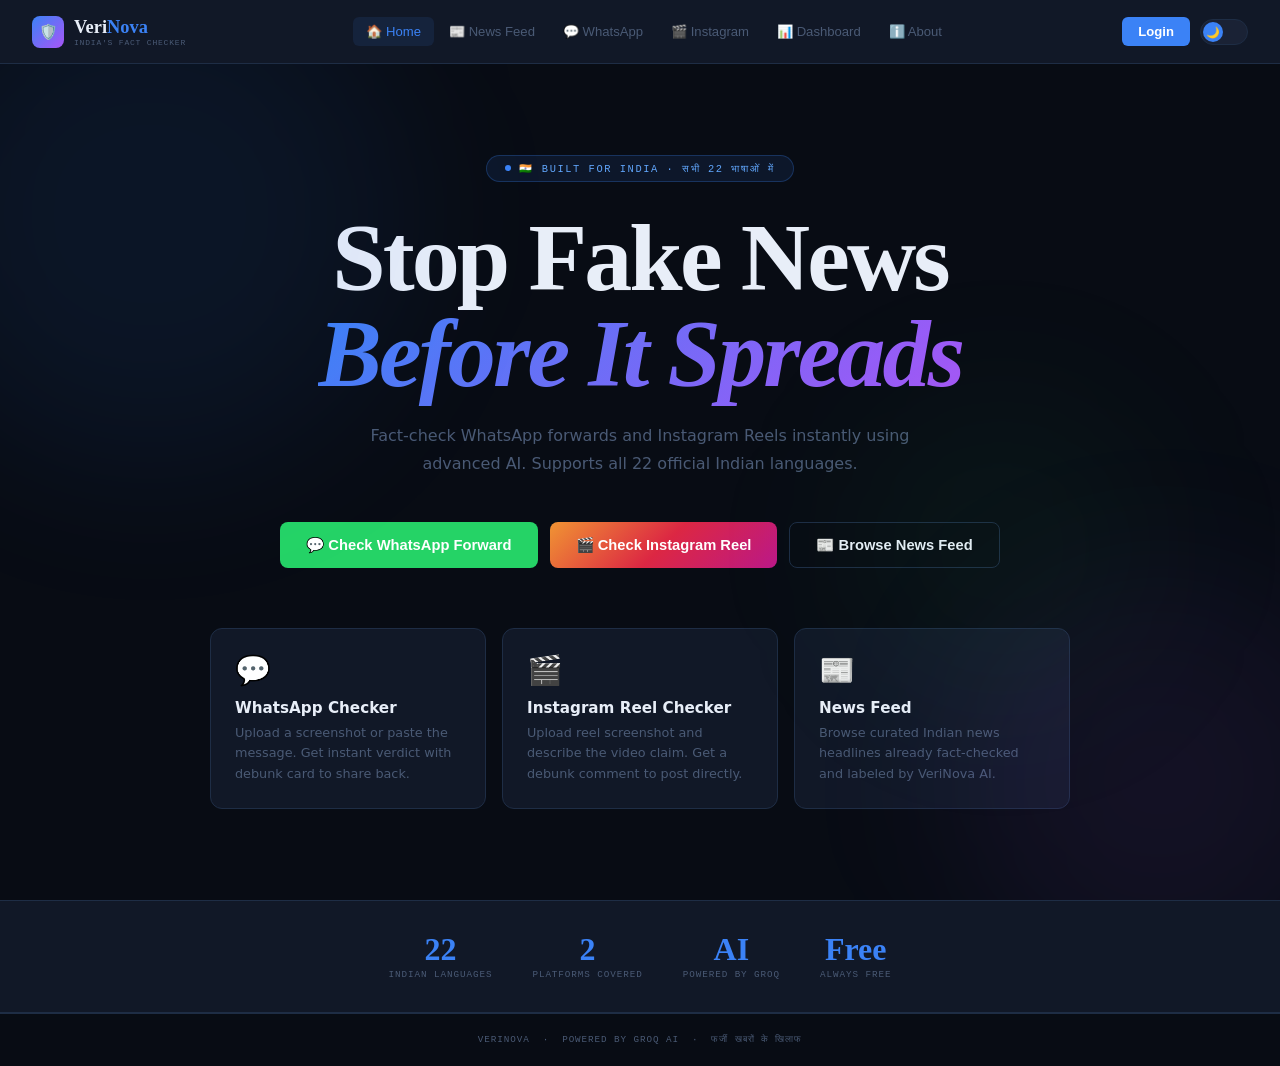
<file: index.html>
<!DOCTYPE html>
<html lang="en" data-theme="dark">
<head>
  <meta charset="UTF-8"/>
  <meta name="viewport" content="width=device-width, initial-scale=1.0"/>
  <title>VeriNova — India's Fact Checker</title>
  <style>
    :root{--t:0.3s ease;}
    [data-theme="dark"]{
      --bg:#080c14;--bg2:#0d1220;--surface:#111827;--surface2:#1a2235;
      --border:#1e2d45;--text:#e8eef8;--muted:#4a5a75;
      --accent:#3b82f6;--accent2:#60a5fa;
      --wa:#25D366;--ig1:#f09433;--ig2:#dc2743;--ig3:#bc1888;
      --red:#ef4444;--green:#22c55e;--orange:#f97316;
      --purple:#a855f7;--yellow:#eab308;
      --shadow:0 4px 24px rgba(0,0,0,0.4);
    }
    [data-theme="light"]{
      --bg:#f0f4f8;--bg2:#e8edf5;--surface:#ffffff;--surface2:#f8fafc;
      --border:#d1dae8;--text:#0f172a;--muted:#64748b;
      --accent:#2563eb;--accent2:#3b82f6;
      --wa:#128C7E;--ig1:#e07b20;--ig2:#c02040;--ig3:#9c1570;
      --red:#dc2626;--green:#16a34a;--orange:#ea580c;
      --purple:#9333ea;--yellow:#ca8a04;
      --shadow:0 4px 24px rgba(0,0,0,0.08);
    }
    *,*::before,*::after{box-sizing:border-box;margin:0;padding:0;}
    html,body{height:100%;background:var(--bg);color:var(--text);font-family:'Segoe UI',system-ui,sans-serif;transition:background var(--t),color var(--t);}

    /* ── NAV ── */
    nav{position:fixed;top:0;left:0;right:0;z-index:100;background:var(--surface);border-bottom:1px solid var(--border);display:flex;align-items:center;justify-content:space-between;height:64px;padding:0 32px;backdrop-filter:blur(12px);transition:background var(--t);}
    .nav-logo{display:flex;align-items:center;gap:10px;cursor:pointer;text-decoration:none;}
    .nav-logo-icon{width:32px;height:32px;background:linear-gradient(135deg,var(--accent),var(--purple));border-radius:8px;display:flex;align-items:center;justify-content:center;font-size:15px;flex-shrink:0;}
    .logo-name{font-family:Georgia,serif;font-size:1.15rem;font-weight:900;color:var(--text);}
    .logo-name span{color:var(--accent);}
    .logo-tag{font-family:monospace;font-size:0.5rem;letter-spacing:0.1em;text-transform:uppercase;color:var(--muted);}
    .nav-links{display:flex;align-items:center;gap:2px;}
    .nav-btn{padding:7px 13px;border-radius:6px;font-size:0.82rem;font-weight:500;color:var(--muted);background:none;border:none;cursor:pointer;transition:color 0.2s,background 0.2s;white-space:nowrap;}
    .nav-btn:hover{color:var(--text);background:var(--surface2);}
    .nav-btn.active{color:var(--accent);background:rgba(59,130,246,0.1);}
    .nav-right{display:flex;align-items:center;gap:10px;}
    .user-badge{display:none;align-items:center;gap:8px;padding:6px 14px;background:var(--surface2);border:1px solid var(--border);border-radius:100px;font-size:0.8rem;color:var(--text);}
    .logout-btn{background:none;border:none;color:var(--muted);cursor:pointer;font-size:0.75rem;padding:0 0 0 4px;}
    .login-nav-btn{padding:7px 16px;background:var(--accent);color:#fff;border:none;border-radius:6px;font-size:0.82rem;font-weight:600;cursor:pointer;transition:opacity 0.2s;}
    .login-nav-btn:hover{opacity:0.88;}
    .theme-toggle{width:48px;height:26px;background:var(--surface2);border:1px solid var(--border);border-radius:100px;cursor:pointer;position:relative;flex-shrink:0;}
    .theme-toggle::after{content:attr(data-icon);position:absolute;top:2px;left:2px;width:20px;height:20px;border-radius:50%;background:var(--accent);font-size:11px;transition:transform 0.3s;line-height:20px;text-align:center;}
    [data-theme="light"] .theme-toggle::after{transform:translateX(22px);}
    .hamburger{display:none;flex-direction:column;gap:5px;background:none;border:none;cursor:pointer;padding:4px;}
    .hamburger span{display:block;width:22px;height:2px;background:var(--text);border-radius:2px;transition:all 0.3s;}

    /* ── PAGES ── */
    .page{display:none;min-height:calc(100vh - 64px);padding-top:64px;opacity:0;transition:opacity 0.35s ease;}
    .page.active{display:block;}
    .page.visible{opacity:1;}

    /* ── HOME PAGE ── */
    .home-hero{min-height:calc(100vh - 64px);display:flex;flex-direction:column;align-items:center;justify-content:center;text-align:center;padding:60px 20px;position:relative;overflow:hidden;}
    .orb{position:absolute;border-radius:50%;filter:blur(80px);pointer-events:none;animation:orbFloat 8s ease-in-out infinite;}
    .orb1{width:500px;height:500px;background:rgba(59,130,246,0.08);top:-100px;left:-100px;}
    .orb2{width:400px;height:400px;background:rgba(168,85,247,0.07);bottom:-80px;right:-80px;animation-delay:3s;}
    .orb3{width:300px;height:300px;background:rgba(37,211,102,0.05);top:40%;right:10%;animation-delay:5s;}
    @keyframes orbFloat{0%,100%{transform:translate(0,0)}50%{transform:translate(20px,-15px)}}
    .hero-badge{display:inline-flex;align-items:center;gap:8px;padding:6px 18px;background:rgba(59,130,246,0.1);border:1px solid rgba(59,130,246,0.25);border-radius:100px;font-family:monospace;font-size:0.65rem;letter-spacing:0.15em;text-transform:uppercase;color:var(--accent2);margin-bottom:28px;}
    .hero-badge::before{content:'';width:6px;height:6px;border-radius:50%;background:var(--accent);animation:pulse 2s infinite;}
    @keyframes pulse{0%,100%{opacity:1;transform:scale(1)}50%{opacity:0.5;transform:scale(0.8)}}
    .hero-title{font-family:Georgia,serif;font-size:clamp(3rem,8vw,6rem);font-weight:900;line-height:1.0;letter-spacing:-0.03em;color:var(--text);margin-bottom:20px;}
    .hero-title .grad{font-style:italic;background:linear-gradient(135deg,var(--accent),var(--purple));-webkit-background-clip:text;-webkit-text-fill-color:transparent;background-clip:text;}
    .hero-sub{font-size:1rem;color:var(--muted);font-weight:300;max-width:540px;line-height:1.75;margin-bottom:44px;}
    .hero-ctas{display:flex;gap:12px;flex-wrap:wrap;justify-content:center;margin-bottom:60px;}
    .cta{display:inline-flex;align-items:center;gap:8px;padding:13px 26px;border:none;border-radius:8px;font-size:0.92rem;font-weight:600;cursor:pointer;transition:opacity 0.2s,transform 0.15s;text-decoration:none;}
    .cta:hover{opacity:0.88;transform:translateY(-1px);}
    .cta-wa{background:var(--wa);color:#fff;}
    .cta-ig{background:linear-gradient(135deg,var(--ig1),var(--ig2),var(--ig3));color:#fff;}
    .cta-outline{background:transparent;color:var(--text);border:1px solid var(--border);}
    .cta-outline:hover{background:var(--surface2);}
    .feature-cards{display:grid;grid-template-columns:repeat(3,1fr);gap:16px;max-width:860px;width:100%;}
    .fc{background:var(--surface);border:1px solid var(--border);border-radius:12px;padding:24px;text-align:left;cursor:pointer;transition:border-color 0.25s,transform 0.2s,box-shadow 0.2s;}
    .fc:hover{border-color:var(--accent);transform:translateY(-2px);box-shadow:var(--shadow);}
    .fc-icon{font-size:1.8rem;margin-bottom:12px;}
    .fc-title{font-weight:700;font-size:0.95rem;color:var(--text);margin-bottom:6px;}
    .fc-desc{font-size:0.8rem;color:var(--muted);font-weight:300;line-height:1.6;}
    .stats-row{display:flex;gap:40px;justify-content:center;padding:32px 20px;background:var(--surface);border-top:1px solid var(--border);border-bottom:1px solid var(--border);}
    .stat{text-align:center;}
    .stat-num{font-family:Georgia,serif;font-size:2rem;font-weight:900;color:var(--accent);line-height:1;}
    .stat-label{font-family:monospace;font-size:0.58rem;letter-spacing:0.1em;text-transform:uppercase;color:var(--muted);margin-top:4px;}

    /* ── PAGE WRAPPER ── */
    .page-wrap{max-width:900px;margin:0 auto;padding:48px 20px 80px;}
    .page-eyebrow{font-family:monospace;font-size:0.65rem;letter-spacing:0.2em;text-transform:uppercase;margin-bottom:8px;}
    .ew{color:var(--accent);}
    .ew-wa{color:var(--wa);}
    .ew-ig{color:var(--ig3);}
    .page-title{font-family:Georgia,serif;font-size:clamp(2rem,5vw,3rem);font-weight:900;letter-spacing:-0.02em;color:var(--text);line-height:1.1;margin-bottom:8px;}
    .page-desc{font-size:0.9rem;color:var(--muted);font-weight:300;line-height:1.7;max-width:560px;margin-bottom:36px;}

    /* ── NEWS FEED ── */
    .nf-filters{display:flex;gap:8px;flex-wrap:wrap;margin-bottom:24px;}
    .nf-filter{padding:7px 16px;background:var(--surface);border:1px solid var(--border);border-radius:100px;font-family:monospace;font-size:0.62rem;letter-spacing:0.08em;text-transform:uppercase;color:var(--muted);cursor:pointer;transition:all 0.2s;}
    .nf-filter:hover{border-color:var(--accent);color:var(--text);}
    .nf-filter.on{background:var(--accent);border-color:var(--accent);color:#fff;}
    .nf-grid{display:grid;grid-template-columns:repeat(auto-fill,minmax(280px,1fr));gap:16px;}
    .nf-card{background:var(--surface);border:1px solid var(--border);border-radius:10px;overflow:hidden;cursor:pointer;transition:transform 0.2s,border-color 0.2s,box-shadow 0.2s;text-decoration:none;display:flex;flex-direction:column;}
    .nf-card:hover{transform:translateY(-3px);border-color:var(--accent);box-shadow:var(--shadow);}
    .nf-card-thumb{width:100%;height:150px;display:block;border-radius:0;}
    .nf-card-body{padding:14px;flex:1;display:flex;flex-direction:column;gap:8px;}
    .nf-badge{display:inline-flex;align-items:center;gap:4px;padding:3px 10px;border-radius:100px;font-family:monospace;font-size:0.58rem;letter-spacing:0.06em;text-transform:uppercase;font-weight:600;width:fit-content;}
    .b-REAL{background:rgba(34,197,94,0.12);border:1px solid rgba(34,197,94,0.3);color:var(--green);}
    .b-FAKE{background:rgba(239,68,68,0.12);border:1px solid rgba(239,68,68,0.3);color:var(--red);}
    .b-MISLEADING{background:rgba(249,115,22,0.12);border:1px solid rgba(249,115,22,0.3);color:var(--orange);}
    .b-PROPAGANDA{background:rgba(168,85,247,0.12);border:1px solid rgba(168,85,247,0.3);color:var(--purple);}
    .b-UNVERIFIED{background:rgba(100,116,139,0.12);border:1px solid rgba(100,116,139,0.3);color:var(--muted);}
    .nf-card-title{font-size:0.88rem;font-weight:600;color:var(--text);line-height:1.5;flex:1;}
    .nf-card-reason{font-size:0.75rem;color:var(--muted);font-weight:300;line-height:1.5;font-style:italic;}
    .nf-card-footer{display:flex;align-items:center;justify-content:space-between;padding-top:8px;border-top:1px solid var(--border);}
    .nf-card-source{font-family:monospace;font-size:0.58rem;letter-spacing:0.05em;text-transform:uppercase;color:var(--muted);}
    .nf-card-conf{font-family:monospace;font-size:0.58rem;color:var(--muted);}

    /* ── CHECKER ── */
    .icard{background:var(--surface);border:1px solid var(--border);border-radius:12px;overflow:hidden;margin-bottom:18px;}
    .icard-hdr{padding:14px 18px;border-bottom:1px solid var(--border);display:flex;align-items:center;gap:8px;font-family:monospace;font-size:0.6rem;letter-spacing:0.15em;text-transform:uppercase;color:var(--muted);}
    .dot{width:7px;height:7px;border-radius:50%;flex-shrink:0;}
    .dw{background:var(--wa);}
    .di{background:var(--ig3);}
    .uzone{border:2px dashed var(--border);border-radius:8px;padding:32px 20px;text-align:center;cursor:pointer;transition:border-color 0.25s,background 0.25s;background:var(--surface2);margin:14px;}
    .uzone:hover,.uzone.drag{border-color:var(--accent);background:rgba(59,130,246,0.04);}
    .uzone input{display:none;}
    .uzone-icon{font-size:2.2rem;margin-bottom:8px;}
    .uzone-title{font-weight:600;font-size:0.92rem;color:var(--text);margin-bottom:4px;}
    .uzone-sub{font-size:0.76rem;color:var(--muted);font-weight:300;}
    .prev-wrap{display:none;position:relative;margin:14px;}
    .prev-img{width:100%;max-height:260px;object-fit:contain;border:1px solid var(--border);border-radius:8px;background:var(--surface2);}
    .prev-rm{position:absolute;top:8px;right:8px;background:var(--red);color:#fff;border:none;border-radius:4px;padding:5px 10px;font-family:monospace;font-size:0.6rem;cursor:pointer;}
    .ipad{padding:14px;}
    .flabel{display:block;font-family:monospace;font-size:0.6rem;letter-spacing:0.15em;text-transform:uppercase;color:var(--muted);margin-bottom:7px;}
    textarea{width:100%;background:var(--bg2);border:1px solid var(--border);border-radius:6px;padding:12px 14px;font-family:'Segoe UI',sans-serif;font-size:0.9rem;color:var(--text);outline:none;transition:border-color 0.25s;line-height:1.7;resize:vertical;min-height:110px;}
    textarea:focus{border-color:var(--accent);}
    textarea::placeholder{color:var(--muted);}
    .reel-tip{display:flex;gap:10px;align-items:flex-start;padding:11px 15px;background:rgba(168,85,247,0.08);border:1px solid rgba(168,85,247,0.2);border-radius:6px;margin:0 14px 14px;font-size:0.78rem;color:var(--muted);line-height:1.6;}
    .srow{display:flex;align-items:center;justify-content:space-between;padding:14px 18px;border-top:1px solid var(--border);}
    .cc{font-family:monospace;font-size:0.6rem;color:var(--muted);}
    .sbtn{display:inline-flex;align-items:center;gap:8px;padding:11px 26px;border:none;border-radius:6px;font-size:0.88rem;font-weight:600;cursor:pointer;transition:opacity 0.2s,transform 0.15s;}
    .sbtn:hover{opacity:0.9;transform:translateY(-1px);}
    .sbtn:disabled{opacity:0.35;cursor:not-allowed;transform:none;}
    .sbtn-wa{background:var(--wa);color:#fff;}
    .sbtn-ig{background:linear-gradient(135deg,var(--ig1),var(--ig2),var(--ig3));color:#fff;}
    .loader{display:none;flex-direction:column;align-items:center;gap:12px;padding:44px 0;}
    .loader.on{display:flex;}
    .spin{width:40px;height:40px;border:3px solid var(--border);border-radius:50%;animation:spin 0.8s linear infinite;}
    .spin-wa{border-top-color:var(--wa);}
    .spin-ig{border-top-color:var(--ig3);}
    @keyframes spin{to{transform:rotate(360deg)}}
    .loader-txt{font-family:monospace;font-size:0.65rem;letter-spacing:0.15em;text-transform:uppercase;color:var(--muted);}
    .errbox{display:none;margin-top:10px;padding:11px 15px;background:rgba(239,68,68,0.08);border:1px solid rgba(239,68,68,0.25);border-radius:6px;font-family:monospace;font-size:0.7rem;color:var(--red);}
    .errbox.on{display:block;}
    .result{opacity:0;transform:translateY(14px);transition:opacity 0.5s,transform 0.5s;}
    .result.on{opacity:1;transform:translateY(0);}
    .lang-tag{display:inline-flex;align-items:center;gap:6px;padding:4px 12px;background:var(--surface2);border:1px solid var(--border);border-radius:100px;font-family:monospace;font-size:0.58rem;letter-spacing:0.1em;text-transform:uppercase;color:var(--muted);margin-bottom:10px;}
    .claim-box{background:var(--surface);border:1px solid var(--border);border-left:3px solid var(--accent);border-radius:0 8px 8px 0;padding:14px 16px;margin-bottom:12px;}
    .clabel{font-family:monospace;font-size:0.56rem;letter-spacing:0.15em;text-transform:uppercase;color:var(--muted);margin-bottom:5px;}
    .ctext{font-size:0.88rem;color:var(--text);font-style:italic;line-height:1.65;font-weight:300;}
    .rbox{display:none;padding:11px 15px;background:rgba(234,179,8,0.08);border:1px solid rgba(234,179,8,0.25);border-radius:8px;margin-bottom:12px;}
    .rbox.on{display:block;}
    .rtitle{font-family:monospace;font-size:0.56rem;letter-spacing:0.12em;text-transform:uppercase;color:var(--yellow);margin-bottom:4px;}
    .rtext{font-size:0.8rem;color:var(--text);font-weight:300;line-height:1.6;}
    .vcard{background:var(--surface);border:1px solid var(--border);border-radius:12px;overflow:hidden;margin-bottom:12px;box-shadow:var(--shadow);}
    .vbanner{padding:20px 22px;display:flex;align-items:flex-start;justify-content:space-between;gap:14px;}
    .vb-FAKE{background:rgba(239,68,68,0.07);border-bottom:2px solid var(--red);}
    .vb-REAL{background:rgba(34,197,94,0.07);border-bottom:2px solid var(--green);}
    .vb-MISLEADING{background:rgba(249,115,22,0.07);border-bottom:2px solid var(--orange);}
    .vb-SATIRE{background:rgba(59,130,246,0.07);border-bottom:2px solid var(--accent);}
    .vb-PROPAGANDA{background:rgba(168,85,247,0.07);border-bottom:2px solid var(--purple);}
    .vb-UNVERIFIED{background:rgba(100,116,139,0.07);border-bottom:2px solid var(--muted);}
    .veyebrow{font-family:monospace;font-size:0.56rem;letter-spacing:0.2em;text-transform:uppercase;color:var(--muted);margin-bottom:5px;}
    .vword{font-family:Georgia,serif;font-size:clamp(2rem,5vw,3.2rem);font-weight:900;letter-spacing:-0.01em;line-height:1;}
    .vw-FAKE{color:var(--red);}
    .vw-REAL{color:var(--green);}
    .vw-MISLEADING{color:var(--orange);}
    .vw-SATIRE{color:var(--accent);}
    .vw-PROPAGANDA{color:var(--purple);}
    .vw-UNVERIFIED{color:var(--muted);}
    .vlocal{font-family:sans-serif;font-size:0.95rem;color:var(--muted);margin-top:3px;}
    .vsummary{font-size:0.82rem;color:var(--muted);margin-top:6px;font-weight:300;line-height:1.6;max-width:400px;}
    .cbadge{flex-shrink:0;padding:12px 16px;background:var(--surface2);border:1px solid var(--border);border-radius:8px;text-align:center;}
    .cnum{font-family:Georgia,serif;font-size:1.8rem;font-weight:900;color:var(--text);line-height:1;}
    .clbl{font-family:monospace;font-size:0.52rem;letter-spacing:0.1em;text-transform:uppercase;color:var(--muted);margin-top:2px;}
    .vrow{padding:14px 22px;border-bottom:1px solid var(--border);}
    .vrow:last-child{border-bottom:none;}
    .vlabel{font-family:monospace;font-size:0.56rem;letter-spacing:0.18em;text-transform:uppercase;color:var(--muted);margin-bottom:8px;}
    .rlist{list-style:none;display:flex;flex-direction:column;gap:7px;}
    .rlist li{display:flex;gap:9px;font-size:0.84rem;line-height:1.65;color:var(--text);font-weight:300;}
    .rlist li::before{content:"→";color:var(--accent);flex-shrink:0;font-family:monospace;font-size:0.78rem;margin-top:2px;}
    .chips{display:flex;flex-wrap:wrap;gap:6px;}
    .chip{padding:4px 11px;border-radius:100px;font-family:monospace;font-size:0.6rem;}
    .ct{background:rgba(168,85,247,0.1);border:1px solid rgba(168,85,247,0.2);color:var(--purple);}
    .cs{background:var(--surface2);border:1px solid var(--border);color:var(--muted);}
    .rs{font-size:0.84rem;color:var(--text);font-weight:300;line-height:1.75;}
    .dccard{background:var(--surface);border:1px solid var(--border);border-radius:12px;overflow:hidden;margin-bottom:12px;}
    .dchdr{padding:13px 18px;background:var(--surface2);border-bottom:1px solid var(--border);display:flex;align-items:center;justify-content:space-between;}
    .dctitle{font-weight:600;font-size:0.88rem;color:var(--text);}
    .dcsub{font-family:monospace;font-size:0.56rem;letter-spacing:0.08em;text-transform:uppercase;color:var(--muted);margin-top:2px;}
    .cpbtn{display:inline-flex;align-items:center;gap:5px;padding:6px 12px;background:var(--bg);border:1px solid var(--border);border-radius:4px;font-family:monospace;font-size:0.58rem;letter-spacing:0.08em;text-transform:uppercase;color:var(--text);cursor:pointer;transition:border-color 0.2s;}
    .cpbtn:hover{border-color:var(--accent);}
    .cpbtn.ok{color:var(--green);border-color:var(--green);}
    .dctabs{display:flex;border-bottom:1px solid var(--border);}
    .dctab{flex:1;padding:9px;background:transparent;border:none;font-family:monospace;font-size:0.6rem;letter-spacing:0.1em;text-transform:uppercase;color:var(--muted);cursor:pointer;border-bottom:2px solid transparent;transition:color 0.2s,border-color 0.2s;}
    .dctab.on{color:var(--accent);border-bottom-color:var(--accent);}
    .dcpanel{display:none;padding:14px 18px;}
    .dcpanel.on{display:block;}
    .combox{font-size:0.86rem;line-height:1.7;color:var(--text);font-weight:300;background:var(--bg2);border:1px solid var(--border);border-radius:6px;padding:11px 13px;font-style:italic;}
    .dkcard{background:var(--surface);border:1px solid var(--border);border-radius:12px;overflow:hidden;margin-bottom:12px;}
    .dkhdr{padding:13px 18px;background:var(--surface2);border-bottom:1px solid var(--border);display:flex;align-items:center;justify-content:space-between;}
    .dlbtn{display:inline-flex;align-items:center;gap:6px;padding:7px 14px;border:none;border-radius:4px;font-family:monospace;font-size:0.6rem;letter-spacing:0.08em;text-transform:uppercase;color:#fff;cursor:pointer;transition:opacity 0.2s;}
    .dlbtn:hover{opacity:0.85;}
    .dl-wa{background:var(--wa);}
    .dl-ig{background:linear-gradient(135deg,var(--ig2),var(--ig3));}
    .cvwrap{padding:18px;background:var(--bg);display:flex;justify-content:center;}
    canvas{border-radius:8px;max-width:100%;box-shadow:var(--shadow);}

    /* ── DASHBOARD ── */
    .db-grid{display:grid;grid-template-columns:repeat(auto-fill,minmax(160px,1fr));gap:14px;margin-bottom:28px;}
    .db-card{background:var(--surface);border:1px solid var(--border);border-radius:12px;padding:22px;text-align:center;transition:transform 0.2s,border-color 0.2s;}
    .db-card:hover{transform:translateY(-2px);border-color:var(--accent);}
    .db-icon{font-size:1.6rem;margin-bottom:8px;}
    .db-num{font-family:Georgia,serif;font-size:2.2rem;font-weight:900;line-height:1;margin-bottom:5px;}
    .db-lbl{font-family:monospace;font-size:0.58rem;letter-spacing:0.15em;text-transform:uppercase;color:var(--muted);}
    .dc-TOTAL{border-top:3px solid var(--accent);} .dc-TOTAL .db-num{color:var(--accent);}
    .dc-FAKE{border-top:3px solid var(--red);}     .dc-FAKE .db-num{color:var(--red);}
    .dc-REAL{border-top:3px solid var(--green);}   .dc-REAL .db-num{color:var(--green);}
    .dc-MISLEADING{border-top:3px solid var(--orange);} .dc-MISLEADING .db-num{color:var(--orange);}
    .dc-PROPAGANDA{border-top:3px solid var(--purple);} .dc-PROPAGANDA .db-num{color:var(--purple);}
    .dc-UNVERIFIED{border-top:3px solid var(--muted);}  .dc-UNVERIFIED .db-num{color:var(--muted);}
    .db-history{background:var(--surface);border:1px solid var(--border);border-radius:12px;overflow:hidden;}
    .db-hist-hdr{padding:14px 20px;background:var(--surface2);border-bottom:1px solid var(--border);display:flex;align-items:center;justify-content:space-between;}
    .db-hist-title{font-weight:600;font-size:0.9rem;color:var(--text);}
    .db-clear{padding:6px 12px;background:transparent;border:1px solid var(--border);border-radius:4px;font-family:monospace;font-size:0.58rem;letter-spacing:0.08em;text-transform:uppercase;color:var(--muted);cursor:pointer;transition:border-color 0.2s,color 0.2s;}
    .db-clear:hover{border-color:var(--red);color:var(--red);}
    .db-empty{padding:32px;text-align:center;font-size:0.85rem;color:var(--muted);}
    .db-row{display:flex;align-items:center;gap:14px;padding:12px 20px;border-bottom:1px solid var(--border);transition:background 0.2s;}
    .db-row:last-child{border-bottom:none;}
    .db-row:hover{background:var(--surface2);}
    .db-row-badge{flex-shrink:0;padding:3px 10px;border-radius:100px;font-family:monospace;font-size:0.58rem;letter-spacing:0.06em;text-transform:uppercase;font-weight:600;}
    .db-row-claim{flex:1;font-size:0.85rem;color:var(--text);font-weight:300;line-height:1.4;white-space:nowrap;overflow:hidden;text-overflow:ellipsis;}
    .db-row-meta{flex-shrink:0;font-family:monospace;font-size:0.58rem;color:var(--muted);text-align:right;}

    /* ── ABOUT ── */
    .about-grid{display:grid;grid-template-columns:repeat(3,1fr);gap:14px;margin-bottom:32px;}
    .acard{background:var(--surface);border:1px solid var(--border);border-radius:12px;padding:24px;text-align:center;}
    .anum{font-family:Georgia,serif;font-size:2.2rem;font-weight:900;color:var(--accent);opacity:0.4;line-height:1;margin-bottom:10px;}
    .atitle{font-weight:700;font-size:0.92rem;color:var(--text);margin-bottom:5px;}
    .adesc{font-size:0.78rem;color:var(--muted);font-weight:300;line-height:1.6;}
    .lang-pills{display:flex;flex-wrap:wrap;gap:7px;margin-top:24px;}
    .lang-pill{padding:5px 14px;background:var(--surface);border:1px solid var(--border);border-radius:100px;font-size:0.8rem;color:var(--muted);}

    /* ── LOGIN MODAL ── */
    .modal-overlay{display:none;position:fixed;inset:0;z-index:1000;background:rgba(0,0,0,0.7);backdrop-filter:blur(6px);align-items:center;justify-content:center;}
    .modal-overlay.on{display:flex;}
    .modal-box{background:var(--surface);border:1px solid var(--border);border-radius:16px;padding:36px 32px;width:100%;max-width:420px;margin:20px;box-shadow:0 24px 60px rgba(0,0,0,0.5);animation:modalIn 0.3s ease both;position:relative;}
    @keyframes modalIn{from{opacity:0;transform:translateY(-20px) scale(0.97)}to{opacity:1;transform:translateY(0) scale(1)}}
    .modal-close{position:absolute;top:14px;right:14px;background:none;border:none;color:var(--muted);cursor:pointer;font-size:1.1rem;padding:4px 8px;border-radius:4px;}
    .modal-close:hover{color:var(--text);}
    .modal-logo{display:flex;align-items:center;gap:10px;margin-bottom:22px;}
    .modal-logo-icon{width:34px;height:34px;background:linear-gradient(135deg,var(--accent),var(--purple));border-radius:8px;display:flex;align-items:center;justify-content:center;font-size:16px;}
    .modal-logo-name{font-family:Georgia,serif;font-size:1.1rem;font-weight:900;color:var(--text);}
    .modal-logo-name span{color:var(--accent);}
    .modal-title{font-family:Georgia,serif;font-size:1.5rem;font-weight:900;color:var(--text);margin-bottom:5px;letter-spacing:-0.02em;}
    .modal-sub{font-size:0.82rem;color:var(--muted);margin-bottom:24px;font-weight:300;line-height:1.6;}
    .modal-field{margin-bottom:14px;}
    .modal-label{display:block;font-family:monospace;font-size:0.58rem;letter-spacing:0.15em;text-transform:uppercase;color:var(--muted);margin-bottom:6px;}
    .modal-input{width:100%;background:var(--bg2);border:1px solid var(--border);border-radius:8px;padding:11px 14px;font-family:'Segoe UI',sans-serif;font-size:0.9rem;color:var(--text);outline:none;transition:border-color 0.25s;}
    .modal-input:focus{border-color:var(--accent);}
    .modal-input::placeholder{color:var(--muted);}
    .modal-btn{width:100%;padding:12px;background:var(--accent);color:#fff;border:none;border-radius:8px;font-size:0.92rem;font-weight:600;cursor:pointer;transition:opacity 0.2s;margin-top:4px;}
    .modal-btn:hover{opacity:0.9;}
    .modal-switch{text-align:center;font-size:0.82rem;color:var(--muted);margin-top:16px;}
    .modal-switch a{color:var(--accent);cursor:pointer;font-weight:500;}
    .modal-err{display:none;padding:9px 13px;background:rgba(239,68,68,0.1);border:1px solid rgba(239,68,68,0.3);border-radius:6px;font-size:0.78rem;color:var(--red);margin-bottom:12px;}
    .modal-err.on{display:block;}
    .modal-ok{display:none;padding:9px 13px;background:rgba(34,197,94,0.1);border:1px solid rgba(34,197,94,0.3);border-radius:6px;font-size:0.78rem;color:var(--green);margin-bottom:12px;}
    .modal-ok.on{display:block;}

    /* ── FOOTER ── */
    footer{text-align:center;padding:20px;border-top:1px solid var(--border);font-family:monospace;font-size:0.58rem;letter-spacing:0.1em;text-transform:uppercase;color:var(--muted);}

    /* ── MOBILE ── */
    @media(max-width:768px){
      nav{padding:0 16px;}
      .nav-links{display:none;position:fixed;top:64px;left:0;right:0;background:var(--surface);border-bottom:1px solid var(--border);flex-direction:column;padding:12px;gap:4px;z-index:99;}
      .nav-links.open{display:flex;}
      .hamburger{display:flex;}
      .feature-cards{grid-template-columns:1fr;}
      .about-grid{grid-template-columns:1fr;}
      .stats-row{gap:20px;flex-wrap:wrap;}
      .vbanner{flex-direction:column;}
      .srow{flex-direction:column;gap:10px;align-items:stretch;}
      .sbtn{justify-content:center;}
      .db-grid{grid-template-columns:repeat(2,1fr);}
    }
  </style>
</head>
<body>

<!-- NAV -->
<nav>
  <div class="nav-logo" onclick="showPage('home')">
    <div class="nav-logo-icon">🛡️</div>
    <div>
      <div class="logo-name">Veri<span>Nova</span></div>
      <div class="logo-tag">India's Fact Checker</div>
    </div>
  </div>

  <div class="nav-links" id="navLinks">
    <button class="nav-btn active" onclick="showPage('home')">🏠 Home</button>
    <button class="nav-btn" onclick="showPage('newsfeed')">📰 News Feed</button>
    <button class="nav-btn" onclick="showPage('whatsapp')">💬 WhatsApp</button>
    <button class="nav-btn" onclick="showPage('instagram')">🎬 Instagram</button>
    <button class="nav-btn" onclick="showPage('dashboard')">📊 Dashboard</button>
    <button class="nav-btn" onclick="showPage('about')">ℹ️ About</button>
  </div>

  <div class="nav-right">
    <div class="user-badge" id="userBadge">
      <span>👤</span>
      <span id="userName"></span>
      <button class="logout-btn" onclick="logout()">✕</button>
    </div>
    <button class="login-nav-btn" id="loginNavBtn" onclick="window.location.href='/login'">Login</button>
    <button class="theme-toggle" id="themeBtn" data-icon="🌙" onclick="toggleTheme()"></button>
    <button class="hamburger" id="hamburger" onclick="toggleMenu()">
      <span></span><span></span><span></span>
    </button>
  </div>
</nav>

<!-- ════ HOME PAGE ════ -->
<div class="page active" id="page-home">
  <div class="home-hero">
    <div class="orb orb1"></div>
    <div class="orb orb2"></div>
    <div class="orb orb3"></div>
    <div class="hero-badge">🇮🇳 Built for India · सभी 22 भाषाओं में</div>
    <h1 class="hero-title">Stop Fake News<br><span class="grad">Before It Spreads</span></h1>
    <p class="hero-sub">Fact-check WhatsApp forwards and Instagram Reels instantly using advanced AI. Supports all 22 official Indian languages.</p>
    <div class="hero-ctas">
      <button class="cta cta-wa" onclick="showPage('whatsapp')">💬 Check WhatsApp Forward</button>
      <button class="cta cta-ig" onclick="showPage('instagram')">🎬 Check Instagram Reel</button>
      <button class="cta cta-outline" onclick="showPage('newsfeed')">📰 Browse News Feed</button>
    </div>
    <div class="feature-cards">
      <div class="fc" onclick="showPage('whatsapp')">
        <div class="fc-icon">💬</div>
        <div class="fc-title">WhatsApp Checker</div>
        <div class="fc-desc">Upload a screenshot or paste the message. Get instant verdict with debunk card to share back.</div>
      </div>
      <div class="fc" onclick="showPage('instagram')">
        <div class="fc-icon">🎬</div>
        <div class="fc-title">Instagram Reel Checker</div>
        <div class="fc-desc">Upload reel screenshot and describe the video claim. Get a debunk comment to post directly.</div>
      </div>
      <div class="fc" onclick="showPage('newsfeed')">
        <div class="fc-icon">📰</div>
        <div class="fc-title">News Feed</div>
        <div class="fc-desc">Browse curated Indian news headlines already fact-checked and labeled by VeriNova AI.</div>
      </div>
    </div>
  </div>
  <div class="stats-row">
    <div class="stat"><div class="stat-num">22</div><div class="stat-label">Indian Languages</div></div>
    <div class="stat"><div class="stat-num">2</div><div class="stat-label">Platforms Covered</div></div>
    <div class="stat"><div class="stat-num">AI</div><div class="stat-label">Powered by Groq</div></div>
    <div class="stat"><div class="stat-num">Free</div><div class="stat-label">Always Free</div></div>
  </div>
  <footer>VeriNova &nbsp;·&nbsp; Powered by Groq AI &nbsp;·&nbsp; फर्जी खबरों के खिलाफ</footer>
</div>

<!-- ════ NEWS FEED PAGE ════ -->
<div class="page" id="page-newsfeed">
  <div class="page-wrap" style="max-width:1100px;">
    <div class="page-eyebrow ew">📰 Fact Checked News</div>
    <h2 class="page-title">Know What Is Real or Fake</h2>
    <p class="page-desc">Curated Indian news headlines fact-checked by VeriNova AI. Click any card to read the full article.</p>
    <div class="nf-filters">
      <button class="nf-filter on" onclick="filterNews(this,'ALL')">All</button>
      <button class="nf-filter" onclick="filterNews(this,'REAL')">✅ Real</button>
      <button class="nf-filter" onclick="filterNews(this,'FAKE')">🚨 Fake</button>
      <button class="nf-filter" onclick="filterNews(this,'MISLEADING')">⚠️ Misleading</button>
      <button class="nf-filter" onclick="filterNews(this,'PROPAGANDA')">🔴 Propaganda</button>
    </div>
    <div class="nf-grid" id="nfGrid"></div>
  </div>
  <footer>VeriNova &nbsp;·&nbsp; Powered by Groq AI &nbsp;·&nbsp; फर्जी खबरों के खिलाफ</footer>
</div>

<!-- ════ WHATSAPP PAGE ════ -->
<div class="page" id="page-whatsapp">
  <div class="page-wrap">
    <div class="page-eyebrow ew-wa">💬 WhatsApp Forward Checker</div>
    <h2 class="page-title">Is This Forward Actually True?</h2>
    <p class="page-desc">Upload a screenshot or paste the message text. VeriNova reads and fact-checks it in any Indian language instantly.</p>
    <div class="icard">
      <div class="icard-hdr"><span class="dot dw"></span> Screenshot or Message Text</div>
      <div class="uzone" id="waz" onclick="document.getElementById('waf').click()">
        <input type="file" id="waf" accept="image/*"/>
        <div class="uzone-icon">📱</div>
        <div class="uzone-title">Drop WhatsApp Screenshot Here</div>
        <div class="uzone-sub">Click to upload · PNG, JPG, WEBP</div>
      </div>
      <div class="prev-wrap" id="wapw"><img class="prev-img" id="wapi" alt=""/><button class="prev-rm" onclick="rmImg('wa')">✕</button></div>
      <div class="ipad">
        <label class="flabel">Or paste message text</label>
        <textarea id="watxt" placeholder="Paste WhatsApp forward here... any Indian language!"></textarea>
      </div>
      <div class="srow"><span class="cc" id="wacc">0 chars</span><button class="sbtn sbtn-wa" id="wabtn" onclick="checkWA()">🔍 Check This Forward</button></div>
    </div>
    <div class="loader" id="wald"><div class="spin spin-wa"></div><div class="loader-txt">VeriNova Analyzing...</div></div>
    <div class="errbox" id="waerr"></div>
    <div class="result" id="wares">
      <div class="lang-tag" id="walang">🌐 —</div>
      <div class="claim-box"><div class="clabel">Extracted Claim</div><div class="ctext" id="waclaim">—</div></div>
      <div class="rbox" id="warb"><div class="rtitle">♻ Recirculation Warning</div><div class="rtext" id="warn"></div></div>
      <div class="vcard"><div class="vbanner" id="wavb"><div><div class="veyebrow">AI Verdict</div><div class="vword" id="wavw">—</div><div class="vlocal" id="wavl"></div><div class="vsummary" id="wavs"></div></div><div class="cbadge"><div class="cnum" id="waconf">0%</div><div class="clbl">Confidence</div></div></div><div><div class="vrow"><div class="vlabel">Why</div><ul class="rlist" id="warl"></ul></div><div class="vrow"><div class="vlabel">Manipulation Tactics</div><div class="chips" id="watc"></div></div><div class="vrow"><div class="vlabel">Sources</div><div class="chips" id="wasc"></div></div><div class="vrow"><div class="vlabel">The Real Story</div><p class="rs" id="wars"></p></div></div></div>
      <div class="dccard"><div class="dchdr"><div><div class="dctitle">💬 Debunk Comment</div><div class="dcsub">Copy and reply to this forward</div></div><button class="cpbtn" id="wacpb" onclick="copyC('wa')">📋 Copy</button></div><div class="dctabs"><button class="dctab on" onclick="dcTab('wa','loc')">Local Language</button><button class="dctab" onclick="dcTab('wa','en')">English</button></div><div class="dcpanel on" id="wadcl"><div class="combox" id="wacl">—</div></div><div class="dcpanel" id="wadce"><div class="combox" id="wace">—</div></div></div>
      <div class="dkcard"><div class="dkhdr"><div><div class="dctitle">📥 Debunk Card</div><div class="dcsub">Download and share on WhatsApp</div></div><button class="dlbtn dl-wa" onclick="dlCard('wa')">⬇ Download PNG</button></div><div class="cvwrap"><canvas id="wacan" width="600" height="420"></canvas></div></div>
    </div>
  </div>
  <footer>VeriNova &nbsp;·&nbsp; Powered by Groq AI &nbsp;·&nbsp; फर्जी खबरों के खिलाफ</footer>
</div>

<!-- ════ INSTAGRAM PAGE ════ -->
<div class="page" id="page-instagram">
  <div class="page-wrap">
    <div class="page-eyebrow ew-ig">🎬 Instagram Reel Checker</div>
    <h2 class="page-title">Is This Reel Spreading Lies?</h2>
    <p class="page-desc">Upload a reel screenshot AND describe what the video claims. The caption is often unrelated clickbait — focus on what you see or hear in the video.</p>
    <div class="reel-tip"><span>💡</span><span><strong>Tip:</strong> Describe what the <em>video itself</em> claims — not the caption text which is often misleading clickbait.</span></div>
    <div class="icard">
      <div class="icard-hdr"><span class="dot di"></span> Screenshot + Claim Description</div>
      <div class="uzone" id="igz" onclick="document.getElementById('igf').click()">
        <input type="file" id="igf" accept="image/*"/>
        <div class="uzone-icon">🎬</div>
        <div class="uzone-title">Upload Reel Screenshot</div>
        <div class="uzone-sub">Claude Vision reads on-screen text · PNG, JPG, WEBP</div>
      </div>
      <div class="prev-wrap" id="igpw"><img class="prev-img" id="igpi" alt=""/><button class="prev-rm" onclick="rmImg('ig')">✕</button></div>
      <div class="ipad">
        <label class="flabel">What does the VIDEO claim? *</label>
        <textarea id="igclaim" placeholder="e.g. 'This reel claims Modi was arrested'..."></textarea>
        <br/><label class="flabel" style="margin-top:10px">Extra context (optional)</label>
        <textarea id="igctx" style="min-height:70px" placeholder="Any extra context..."></textarea>
      </div>
      <div class="srow"><span class="cc" id="igcc">0 chars</span><button class="sbtn sbtn-ig" id="igbtn" onclick="checkIG()">🎬 Fact-Check This Reel</button></div>
    </div>
    <div class="loader" id="igld"><div class="spin spin-ig"></div><div class="loader-txt">VeriNova Analyzing...</div></div>
    <div class="errbox" id="igerr"></div>
    <div class="result" id="igres">
      <div class="lang-tag" id="iglang">🌐 —</div>
      <div class="claim-box"><div class="clabel">Extracted Claim</div><div class="ctext" id="igcout">—</div></div>
      <div class="rbox" id="igrb"><div class="rtitle">♻ Recirculation Warning</div><div class="rtext" id="igrn"></div></div>
      <div class="vcard"><div class="vbanner" id="igvb"><div><div class="veyebrow">AI Verdict</div><div class="vword" id="igvw">—</div><div class="vlocal" id="igvl"></div><div class="vsummary" id="igvs"></div></div><div class="cbadge"><div class="cnum" id="igconf">0%</div><div class="clbl">Confidence</div></div></div><div><div class="vrow"><div class="vlabel">Why</div><ul class="rlist" id="igrl"></ul></div><div class="vrow"><div class="vlabel">Manipulation Tactics</div><div class="chips" id="igtc"></div></div><div class="vrow"><div class="vlabel">Sources</div><div class="chips" id="igsc"></div></div><div class="vrow"><div class="vlabel">The Real Story</div><p class="rs" id="igrs"></p></div></div></div>
      <div class="dccard"><div class="dchdr"><div><div class="dctitle">💬 Debunk Comment</div><div class="dcsub">Paste in reel comments</div></div><button class="cpbtn" id="igcpb" onclick="copyC('ig')">📋 Copy</button></div><div class="dctabs"><button class="dctab on" onclick="dcTab('ig','loc')">Local Language</button><button class="dctab" onclick="dcTab('ig','en')">English</button></div><div class="dcpanel on" id="igdcl"><div class="combox" id="igcl">—</div></div><div class="dcpanel" id="igdce"><div class="combox" id="igce">—</div></div></div>
      <div class="dkcard"><div class="dkhdr"><div><div class="dctitle">📥 Debunk Card</div><div class="dcsub">Share as Instagram story</div></div><button class="dlbtn dl-ig" onclick="dlCard('ig')">⬇ Download PNG</button></div><div class="cvwrap"><canvas id="igcan" width="600" height="420"></canvas></div></div>
    </div>
  </div>
  <footer>VeriNova &nbsp;·&nbsp; Powered by Groq AI &nbsp;·&nbsp; फर्जी खबरों के खिलाफ</footer>
</div>

<!-- ════ DASHBOARD PAGE ════ -->
<div class="page" id="page-dashboard">
  <div class="page-wrap">
    <div class="page-eyebrow ew">📊 Your Activity</div>
    <h2 class="page-title">Dashboard</h2>
    <p class="page-desc">Live stats of all fact checks done in this session. Login to save history permanently.</p>
    <div class="db-grid">
      <div class="db-card dc-TOTAL"><div class="db-icon">🛡️</div><div class="db-num" id="dbTotal">0</div><div class="db-lbl">Total Checks</div></div>
      <div class="db-card dc-FAKE"><div class="db-icon">🚨</div><div class="db-num" id="dbFake">0</div><div class="db-lbl">Fake</div></div>
      <div class="db-card dc-REAL"><div class="db-icon">✅</div><div class="db-num" id="dbReal">0</div><div class="db-lbl">Real</div></div>
      <div class="db-card dc-MISLEADING"><div class="db-icon">⚠️</div><div class="db-num" id="dbMisleading">0</div><div class="db-lbl">Misleading</div></div>
      <div class="db-card dc-PROPAGANDA"><div class="db-icon">🔴</div><div class="db-num" id="dbPropaganda">0</div><div class="db-lbl">Propaganda</div></div>
      <div class="db-card dc-UNVERIFIED"><div class="db-icon">❓</div><div class="db-num" id="dbUnverified">0</div><div class="db-lbl">Unverified</div></div>
    </div>
    <div class="db-history">
      <div class="db-hist-hdr"><div class="db-hist-title">Recent Checks</div><button class="db-clear" onclick="clearHistory()">🗑 Clear</button></div>
      <div id="dbHistory"><div class="db-empty">No checks yet. Start fact-checking!</div></div>
    </div>
  </div>
  <footer>VeriNova &nbsp;·&nbsp; Powered by Groq AI &nbsp;·&nbsp; फर्जी खबरों के खिलाफ</footer>
</div>

<!-- ════ ABOUT PAGE ════ -->
<div class="page" id="page-about">
  <div class="page-wrap">
    <div class="page-eyebrow ew">ℹ️ About</div>
    <h2 class="page-title">About VeriNova</h2>
    <p class="page-desc">India's first AI-powered fact-checker built specifically for WhatsApp forwards and Instagram Reels — covering all 22 official Indian languages.</p>
    <div class="about-grid">
      <div class="acard"><div class="anum">01</div><div class="atitle">Upload or Describe</div><div class="adesc">Share a screenshot or describe the claim in any Indian language.</div></div>
      <div class="acard"><div class="anum">02</div><div class="atitle">AI Analysis</div><div class="adesc">Groq LLaMA AI reads the content and cross-checks against known facts and sources.</div></div>
      <div class="acard"><div class="anum">03</div><div class="atitle">Stop the Spread</div><div class="adesc">Get a verdict, debunk comment, and card to fight back against misinformation.</div></div>
    </div>
    <div style="background:var(--surface);border:1px solid var(--border);border-radius:12px;padding:28px;margin-bottom:24px;">
      <h3 style="font-family:Georgia,serif;font-size:1.2rem;font-weight:900;color:var(--text);margin-bottom:10px;">All 22 Official Indian Languages</h3>
      <p style="font-size:0.85rem;color:var(--muted);margin-bottom:16px;font-weight:300;">VeriNova automatically detects and fact-checks in any language</p>
      <div class="lang-pills" id="langPills"></div>
    </div>
    <div style="background:var(--surface);border:1px solid var(--border);border-radius:12px;padding:28px;">
      <h3 style="font-family:Georgia,serif;font-size:1.2rem;font-weight:900;color:var(--text);margin-bottom:10px;">Tech Stack</h3>
      <div style="display:grid;grid-template-columns:repeat(2,1fr);gap:12px;margin-top:16px;">
        <div style="padding:14px;background:var(--bg2);border-radius:8px;font-size:0.82rem;color:var(--muted);">🐍 <strong style="color:var(--text)">Python + Flask</strong> — Backend</div>
        <div style="padding:14px;background:var(--bg2);border-radius:8px;font-size:0.82rem;color:var(--muted);">⚡ <strong style="color:var(--text)">Groq + LLaMA 3.3 70B</strong> — AI Model</div>
        <div style="padding:14px;background:var(--bg2);border-radius:8px;font-size:0.82rem;color:var(--muted);">🎨 <strong style="color:var(--text)">HTML + CSS + JS</strong> — Frontend</div>
        <div style="padding:14px;background:var(--bg2);border-radius:8px;font-size:0.82rem;color:var(--muted);">👁️ <strong style="color:var(--text)">LLaMA 3.2 Vision</strong> — Image Reading</div>
      </div>
    </div>
  </div>
  <footer>VeriNova &nbsp;·&nbsp; Powered by Groq AI &nbsp;·&nbsp; फर्जी खबरों के खिलाफ</footer>
</div>

<!-- ════ LOGIN MODAL ════ -->
<div class="modal-overlay" id="modalOverlay" onclick="closeModalOutside(event)">
  <div class="modal-box">
    <button class="modal-close" onclick="closeModal()">✕</button>

    <!-- Login -->
    <div id="loginPanel">
      <div class="modal-logo"><div class="modal-logo-icon">🛡️</div><div class="modal-logo-name">Veri<span>Nova</span></div></div>
      <div class="modal-title">Welcome Back</div>
      <div class="modal-sub">Login to save your fact-check history permanently.</div>
      <div class="modal-err" id="loginErr"></div>
      <div class="modal-ok" id="loginOk"></div>
      <div class="modal-field"><label class="modal-label">Email</label><input class="modal-input" type="email" id="loginEmail" placeholder="you@example.com"/></div>
      <div class="modal-field"><label class="modal-label">Password</label><input class="modal-input" type="password" id="loginPwd" placeholder="Your password"/></div>
      <button class="modal-btn" onclick="doLogin()">Login →</button>
      <div class="modal-switch">No account? <a onclick="openModal('signup')">Sign up free</a></div>
    </div>

    <!-- Signup -->
    <div id="signupPanel" style="display:none">
      <div class="modal-logo"><div class="modal-logo-icon">🛡️</div><div class="modal-logo-name">Veri<span>Nova</span></div></div>
      <div class="modal-title">Create Account</div>
      <div class="modal-sub">Join VeriNova to save and track your fact-checks.</div>
      <div class="modal-err" id="signupErr"></div>
      <div class="modal-ok" id="signupOk"></div>
      <div class="modal-field"><label class="modal-label">Full Name</label><input class="modal-input" type="text" id="signupName" placeholder="Your name"/></div>
      <div class="modal-field"><label class="modal-label">Email</label><input class="modal-input" type="email" id="signupEmail" placeholder="you@example.com"/></div>
      <div class="modal-field"><label class="modal-label">Password</label><input class="modal-input" type="password" id="signupPwd" placeholder="Min 6 characters"/></div>
      <button class="modal-btn" style="background:linear-gradient(135deg,var(--accent),var(--purple))" onclick="doSignup()">Create Account →</button>
      <div class="modal-switch">Already have an account? <a onclick="window.location.href='/login'">Login</a></div>
    </div>
  </div>
</div>

<script>
// ── PAGE NAVIGATION ──
var currentPage = 'home';

function showPage(name) {
  // Hide all pages
  document.querySelectorAll('.page').forEach(function(p) {
    p.classList.remove('active', 'visible');
  });
  // Update nav buttons
  document.querySelectorAll('.nav-btn').forEach(function(b) {
    b.classList.remove('active');
  });

  // Show selected page
  var page = document.getElementById('page-' + name);
  if (page) {
    page.classList.add('active');
    setTimeout(function() { page.classList.add('visible'); }, 10);
  }

  // Highlight nav button
  document.querySelectorAll('.nav-btn').forEach(function(b) {
    if (b.textContent.toLowerCase().includes(name) ||
        (name === 'home' && b.textContent.includes('Home')) ||
        (name === 'newsfeed' && b.textContent.includes('News')) ||
        (name === 'whatsapp' && b.textContent.includes('WhatsApp')) ||
        (name === 'instagram' && b.textContent.includes('Instagram')) ||
        (name === 'dashboard' && b.textContent.includes('Dashboard')) ||
        (name === 'about' && b.textContent.includes('About'))) {
      b.classList.add('active');
    }
  });

  currentPage = name;
  window.scrollTo(0, 0);
  closeMenu();

  // Update dashboard when visiting it
  if (name === 'dashboard') updateDashboard();
}

// ── MOBILE MENU ──
function toggleMenu() {
  document.getElementById('navLinks').classList.toggle('open');
}
function closeMenu() {
  document.getElementById('navLinks').classList.remove('open');
}

// ── THEME ──
function toggleTheme() {
  var h = document.documentElement;
  var dark = h.getAttribute('data-theme') === 'dark';
  h.setAttribute('data-theme', dark ? 'light' : 'dark');
  document.getElementById('themeBtn').setAttribute('data-icon', dark ? '☀️' : '🌙');
  localStorage.setItem('vn-theme', dark ? 'light' : 'dark');
}
var st = localStorage.getItem('vn-theme') || 'dark';
document.documentElement.setAttribute('data-theme', st);
document.getElementById('themeBtn').setAttribute('data-icon', st === 'dark' ? '🌙' : '☀️');

// ── AUTH ──
var currentUser = JSON.parse(localStorage.getItem('vn-user') || 'null');

function openModal(type) {
  document.getElementById('modalOverlay').classList.add('on');
  document.getElementById('loginPanel').style.display  = type === 'login'  ? 'block' : 'none';
  document.getElementById('signupPanel').style.display = type === 'signup' ? 'block' : 'none';
  clearModalMsgs();
}
function closeModal() { document.getElementById('modalOverlay').classList.remove('on'); }
function closeModalOutside(e) { if (e.target === document.getElementById('modalOverlay')) closeModal(); }
function clearModalMsgs() {
  ['loginErr','loginOk','signupErr','signupOk'].forEach(function(id) {
    var el = document.getElementById(id);
    if (el) { el.classList.remove('on'); el.textContent = ''; }
  });
}
function showMsg(id, msg) { var el = document.getElementById(id); el.textContent = msg; el.classList.add('on'); }

function simpleHash(str) {
  var h = 0;
  for (var i = 0; i < str.length; i++) { h = ((h << 5) - h) + str.charCodeAt(i); h = h & h; }
  return h.toString(36);
}

function doSignup() {
  var name = document.getElementById('signupName').value.trim();
  var email = document.getElementById('signupEmail').value.trim();
  var pwd   = document.getElementById('signupPwd').value;
  if (!name)  return showMsg('signupErr', 'Please enter your name.');
  if (!email || !email.includes('@')) return showMsg('signupErr', 'Please enter a valid email.');
  if (pwd.length < 6) return showMsg('signupErr', 'Password must be at least 6 characters.');
  var users = JSON.parse(localStorage.getItem('vn-users') || '{}');
  if (users[email]) return showMsg('signupErr', 'Account already exists with this email.');
  users[email] = { name: name, password: simpleHash(pwd) };
  localStorage.setItem('vn-users', JSON.stringify(users));
  showMsg('signupOk', '✅ Account created! Logging you in...');
  setTimeout(function() { loginUser(name, email); closeModal(); }, 1200);
}

function doLogin() {
  var email = document.getElementById('loginEmail').value.trim();
  var pwd   = document.getElementById('loginPwd').value;
  if (!email) return showMsg('loginErr', 'Please enter your email.');
  if (!pwd)   return showMsg('loginErr', 'Please enter your password.');
  var users = JSON.parse(localStorage.getItem('vn-users') || '{}');
  var user  = users[email];
  if (!user) return showMsg('loginErr', 'No account found with this email.');
  if (user.password !== simpleHash(pwd)) return showMsg('loginErr', 'Incorrect password.');
  showMsg('loginOk', '✅ Welcome back, ' + user.name + '!');
  setTimeout(function() { loginUser(user.name, email); closeModal(); }, 1000);
}

function loginUser(name, email) {
  currentUser = { name: name, email: email };
  localStorage.setItem('vn-user', JSON.stringify(currentUser));
  checkHistory = JSON.parse(localStorage.getItem('vn-history-' + email) || '[]');
  updateNavbar();
  updateDashboard();
}

function logout() {
  currentUser = null;
  checkHistory = [];
  localStorage.removeItem('vn-user');
  updateNavbar();
  updateDashboard();
}

function updateNavbar() {
  var badge = document.getElementById('userBadge');
  var btn   = document.getElementById('loginNavBtn');
  var name  = document.getElementById('userName');
  if (currentUser) {
    badge.style.display = 'flex';
    btn.style.display   = 'none';
    name.textContent    = currentUser.name.split(' ')[0];
  } else {
    badge.style.display = 'none';
    btn.style.display   = 'block';
  }
}
updateNavbar();
document.addEventListener('keydown', function(e) { if (e.key === 'Escape') closeModal(); });

// ── FILES ──
var FILES = { wa: null, ig: null };
['wa','ig'].forEach(function(p) {
  var z = document.getElementById(p === 'wa' ? 'waz' : 'igz');
  var i = document.getElementById(p === 'wa' ? 'waf' : 'igf');
  z.addEventListener('dragover', function(e) { e.preventDefault(); z.classList.add('drag'); });
  z.addEventListener('dragleave', function() { z.classList.remove('drag'); });
  z.addEventListener('drop', function(e) { e.preventDefault(); z.classList.remove('drag'); var f = e.dataTransfer.files[0]; if (f && f.type.startsWith('image/')) showPrev(p, f); });
  i.addEventListener('change', function(e) { if (e.target.files[0]) showPrev(p, e.target.files[0]); });
});
function showPrev(p, f) {
  FILES[p] = f;
  var r = new FileReader();
  r.onload = function(e) {
    document.getElementById(p === 'wa' ? 'wapi' : 'igpi').src = e.target.result;
    document.getElementById(p === 'wa' ? 'wapw' : 'igpw').style.display = 'block';
    document.getElementById(p === 'wa' ? 'waz'  : 'igz').style.display  = 'none';
  };
  r.readAsDataURL(f);
}
function rmImg(p) {
  FILES[p] = null;
  document.getElementById(p === 'wa' ? 'waf'  : 'igf').value = '';
  document.getElementById(p === 'wa' ? 'wapw' : 'igpw').style.display = 'none';
  document.getElementById(p === 'wa' ? 'waz'  : 'igz').style.display  = 'block';
}
document.getElementById('watxt').addEventListener('input', function(e) { document.getElementById('wacc').textContent = e.target.value.length + ' chars'; });
document.getElementById('igclaim').addEventListener('input', function(e) { document.getElementById('igcc').textContent = e.target.value.length + ' chars'; });

// ── API CALLS ──
async function checkWA() {
  var txt = document.getElementById('watxt').value.trim();
  if (!FILES.wa && !txt) return showErr('wa', 'Please upload a screenshot or paste message text.');
  await doCheck('wa', '/check/whatsapp', { image: FILES.wa, message: txt });
}
async function checkIG() {
  var claim = document.getElementById('igclaim').value.trim();
  var ctx   = document.getElementById('igctx').value.trim();
  if (!FILES.ig && !claim) return showErr('ig', 'Please upload a screenshot or describe the claim.');
  await doCheck('ig', '/check/reel', { image: FILES.ig, claim: claim, context: ctx });
}
async function doCheck(p, ep, f) {
  var btn = document.getElementById(p + 'btn');
  var ld  = document.getElementById(p + 'ld');
  var res = document.getElementById(p + 'res');
  var err = document.getElementById(p + 'err');
  res.classList.remove('on'); err.classList.remove('on'); err.textContent = '';
  btn.disabled = true; ld.classList.add('on');
  try {
    var fd = new FormData();
    if (f.image)   fd.append('image',   f.image);
    if (f.message) fd.append('message', f.message);
    if (f.claim)   fd.append('claim',   f.claim);
    if (f.context) fd.append('context', f.context);
    var r = await fetch(ep, { method: 'POST', body: fd });
    var d = await r.json();
    if (!r.ok || d.error) throw new Error(d.error || 'Server error');
    populate(p, d);
    res.classList.add('on');
    res.scrollIntoView({ behavior: 'smooth', block: 'start' });
  } catch(e) { showErr(p, e.message); }
  finally { btn.disabled = false; ld.classList.remove('on'); }
}
function showErr(p, m) { var e = document.getElementById(p + 'err'); e.textContent = '⚠ ' + m; e.classList.add('on'); }

// ── POPULATE RESULT ──
var VC = { FAKE:'#ef4444', REAL:'#22c55e', MISLEADING:'#f97316', SATIRE:'#3b82f6', PROPAGANDA:'#a855f7', UNVERIFIED:'#64748b' };
var badgeColors = {
  REAL:'background:rgba(34,197,94,0.12);border:1px solid rgba(34,197,94,0.3);color:#22c55e',
  FAKE:'background:rgba(239,68,68,0.12);border:1px solid rgba(239,68,68,0.3);color:#ef4444',
  MISLEADING:'background:rgba(249,115,22,0.12);border:1px solid rgba(249,115,22,0.3);color:#f97316',
  PROPAGANDA:'background:rgba(168,85,247,0.12);border:1px solid rgba(168,85,247,0.3);color:#a855f7',
  SATIRE:'background:rgba(59,130,246,0.12);border:1px solid rgba(59,130,246,0.3);color:#3b82f6',
  UNVERIFIED:'background:rgba(100,116,139,0.12);border:1px solid rgba(100,116,139,0.3);color:#64748b'
};

function populate(p, d) {
  document.getElementById(p + 'lang').textContent = '🌐 Language: ' + (d.detected_language || 'English');
  document.getElementById(p === 'ig' ? 'igcout' : 'waclaim').textContent = d.extracted_claim || '—';
  var rb = document.getElementById(p + 'rb');
  if (d.recirculation_warning && d.recirculation_note) { document.getElementById(p + 'rn').textContent = d.recirculation_note; rb.classList.add('on'); }
  else rb.classList.remove('on');
  var v = d.verdict || 'UNVERIFIED';
  document.getElementById(p + 'vb').className = 'vbanner vb-' + v;
  var vw = document.getElementById(p + 'vw'); vw.className = 'vword vw-' + v; vw.textContent = v;
  document.getElementById(p + 'vl').textContent   = d.verdict_local || '';
  document.getElementById(p + 'vs').textContent   = d.summary || '';
  document.getElementById(p + 'conf').textContent = (d.confidence || 0) + '%';
  var rl = document.getElementById(p + 'rl'); rl.innerHTML = '';
  (d.reasoning || []).forEach(function(r) { var li = document.createElement('li'); li.textContent = r; rl.appendChild(li); });
  var tc = document.getElementById(p + 'tc'); tc.innerHTML = '';
  (d.manipulation_tactics || []).forEach(function(t) { var s = document.createElement('span'); s.className = 'chip ct'; s.textContent = t; tc.appendChild(s); });
  var sc = document.getElementById(p + 'sc'); sc.innerHTML = '';
  (d.sources || []).forEach(function(s) { var sp = document.createElement('span'); sp.className = 'chip cs'; sp.textContent = s; sc.appendChild(sp); });
  document.getElementById(p + 'rs').textContent = d.what_actually_happened || '—';
  document.getElementById(p + 'cl').textContent = d.debunk_comment || '—';
  document.getElementById(p + 'ce').textContent = d.debunk_comment_english || '—';
  drawCard(p, d);
  addToHistory(p, d.extracted_claim, d.verdict, d.confidence);
}

// ── DC TABS ──
function dcTab(p, tab) {
  document.getElementById(p + 'dcl').classList.toggle('on', tab === 'loc');
  document.getElementById(p + 'dce').classList.toggle('on', tab === 'en');
  var sec = document.getElementById('page-' + (p === 'wa' ? 'whatsapp' : 'instagram'));
  sec.querySelectorAll('.dctab').forEach(function(t, i) { t.classList.toggle('on', (i===0&&tab==='loc')||(i===1&&tab==='en')); });
}
function copyC(p) {
  var lp = document.getElementById(p + 'dcl');
  var txt = lp.classList.contains('on') ? document.getElementById(p + 'cl').textContent : document.getElementById(p + 'ce').textContent;
  navigator.clipboard.writeText(txt).then(function() { var b = document.getElementById(p + 'cpb'); b.textContent = '✅ Copied!'; b.classList.add('ok'); setTimeout(function() { b.textContent = '📋 Copy'; b.classList.remove('ok'); }, 2000); });
}

// ── DEBUNK CARD ──
function wrapTxt(ctx, text, x, y, mw, lh) {
  var words = text.split(' '); var line = ''; var lines = [];
  for (var i = 0; i < words.length; i++) { var t = line + words[i] + ' '; if (ctx.measureText(t).width > mw && line) { lines.push(line.trim()); line = words[i] + ' '; } else line = t; }
  if (line) lines.push(line.trim());
  lines.forEach(function(l, i) { ctx.fillText(l, x, y + i * lh); });
  return lines.length;
}
function drawCard(p, d) {
  var canvas = document.getElementById(p + 'can'); var ctx = canvas.getContext('2d');
  var W = 600, H = 420; canvas.width = W; canvas.height = H;
  var vc = VC[d.verdict] || '#64748b';
  var dark = document.documentElement.getAttribute('data-theme') === 'dark';
  var isIG = p === 'ig';
  ctx.fillStyle = dark ? '#080c14' : '#f0f4f8'; ctx.fillRect(0, 0, W, H);
  if (isIG) { var g = ctx.createLinearGradient(0,0,W,0); g.addColorStop(0,'#f09433'); g.addColorStop(0.5,'#dc2743'); g.addColorStop(1,'#bc1888'); ctx.fillStyle = g; } else ctx.fillStyle = '#25D366';
  ctx.fillRect(0, 0, W, 5);
  ctx.fillStyle = dark ? 'rgba(255,255,255,0.04)' : 'rgba(0,0,0,0.03)'; ctx.fillRect(0, 5, W, 52);
  ctx.fillStyle = dark ? '#e8eef8' : '#0f172a'; ctx.font = 'bold 20px sans-serif'; ctx.fillText('Veri', 18, 38);
  ctx.fillStyle = '#3b82f6'; ctx.fillText('Nova', 55, 38);
  ctx.fillStyle = dark ? 'rgba(255,255,255,0.3)' : 'rgba(0,0,0,0.35)'; ctx.font = '10px monospace'; ctx.fillText("INDIA'S FACT CHECKER", 115, 38);
  ctx.fillStyle = vc; ctx.beginPath(); ctx.roundRect(W-130, 13, 110, 30, 4); ctx.fill();
  ctx.fillStyle = '#fff'; ctx.font = 'bold 14px sans-serif'; ctx.textAlign = 'center'; ctx.fillText(d.verdict || '—', W-75, 33); ctx.textAlign = 'left';
  ctx.fillStyle = dark ? 'rgba(255,255,255,0.03)' : 'rgba(0,0,0,0.03)'; ctx.fillRect(0, 57, W, 76);
  ctx.fillStyle = dark ? 'rgba(255,255,255,0.25)' : 'rgba(0,0,0,0.35)'; ctx.font = '10px monospace'; ctx.fillText('CLAIM CHECKED', 18, 75);
  ctx.fillStyle = dark ? 'rgba(255,255,255,0.8)' : 'rgba(0,0,0,0.75)'; ctx.font = 'italic 12px sans-serif';
  wrapTxt(ctx, '"' + (d.extracted_claim || '').substring(0, 115) + '"', 18, 93, W-36, 17);
  ctx.fillStyle = vc + '22'; ctx.fillRect(0, 133, W, 66);
  ctx.fillStyle = vc; ctx.font = 'bold 40px sans-serif'; ctx.fillText(d.verdict || '—', 18, 183);
  ctx.fillStyle = dark ? 'rgba(255,255,255,0.55)' : 'rgba(0,0,0,0.5)'; ctx.font = '12px sans-serif'; ctx.fillText((d.summary || '').substring(0, 80), 18, 200);
  ctx.fillStyle = dark ? 'rgba(255,255,255,0.25)' : 'rgba(0,0,0,0.35)'; ctx.font = '10px monospace'; ctx.fillText('REASONS', 18, 228);
  (d.reasoning || []).slice(0, 2).forEach(function(r, i) { ctx.fillStyle = vc; ctx.font = '12px sans-serif'; ctx.fillText('>', 18, 246+i*22); ctx.fillStyle = dark ? 'rgba(255,255,255,0.7)' : 'rgba(0,0,0,0.7)'; ctx.fillText(r.substring(0, 74), 34, 246+i*22); });
  ctx.strokeStyle = vc + '55'; ctx.lineWidth = 1; ctx.beginPath(); ctx.roundRect(14, 303, W-28, 62, 6); ctx.stroke();
  ctx.fillStyle = vc; ctx.font = '10px monospace'; ctx.fillText('DEBUNK COMMENT', 26, 321);
  ctx.fillStyle = dark ? 'rgba(255,255,255,0.65)' : 'rgba(0,0,0,0.65)'; ctx.font = '11px sans-serif'; wrapTxt(ctx, (d.debunk_comment || '').substring(0, 110), 26, 339, W-52, 16);
  ctx.fillStyle = dark ? 'rgba(255,255,255,0.2)' : 'rgba(0,0,0,0.3)'; ctx.font = '10px monospace'; ctx.fillText('SOURCES', 18, 386);
  (d.sources || []).slice(0, 3).forEach(function(s, i) { ctx.fillStyle = dark ? 'rgba(255,255,255,0.3)' : 'rgba(0,0,0,0.4)'; ctx.font = '10px monospace'; ctx.fillText('* ' + s.substring(0, 26), 18 + i*192, 400); });
  ctx.fillStyle = dark ? 'rgba(255,255,255,0.12)' : 'rgba(0,0,0,0.2)'; ctx.font = '10px monospace'; ctx.textAlign = 'right'; ctx.fillText('verinova.ai', W-14, H-8); ctx.textAlign = 'left';
}
function dlCard(p) { var a = document.createElement('a'); a.download = 'verinova-' + p + '.png'; a.href = document.getElementById(p + 'can').toDataURL('image/png'); a.click(); }

// ── NEWS FEED ──
var allArticles = [
  { verdict:'FAKE', confidence:97, title:'PM Modi Announces Free Petrol for All Indians Starting Next Month', reason:'No such announcement was made. This is a viral WhatsApp hoax with no government source.', source:'PIB Fact Check', url:'https://pib.gov.in/factcheck' },
  { verdict:'REAL', confidence:95, title:'ISRO Successfully Launches INSAT-3DS Weather Satellite Into Orbit', reason:'Confirmed by ISRO official press release and multiple credible news sources.', source:'ISRO', url:'https://www.isro.gov.in' },
  { verdict:'MISLEADING', confidence:88, title:'India Now Ranked 1st in World for Economic Growth — China Left Behind', reason:'India leads in GDP growth rate but not total GDP. Headline is misleading out of context.', source:'IMF Report', url:'https://www.imf.org' },
  { verdict:'FAKE', confidence:99, title:'WhatsApp Will Start Charging Rs 500/Month From Next Week', reason:'WhatsApp has never charged users. This is a recurring hoax spread every few months.', source:'WhatsApp Official', url:'https://faq.whatsapp.com' },
  { verdict:'REAL', confidence:92, title:'India Passes Digital Personal Data Protection Act', reason:'The DPDP Act was officially passed by Parliament and is now law.', source:'Ministry of Electronics', url:'https://meity.gov.in' },
  { verdict:'PROPAGANDA', confidence:85, title:'Opposition Party Leader Says Government Planning to Remove Reservations', reason:'Statement taken out of context and amplified to cause communal tension before elections.', source:'AltNews', url:'https://www.altnews.in' },
  { verdict:'FAKE', confidence:96, title:'Drinking Warm Turmeric Water Cures Cancer in 7 Days Say AIIMS Doctors', reason:'AIIMS never made this claim. No scientific evidence supports this. Health misinformation.', source:'AIIMS Official', url:'https://www.aiims.edu' },
  { verdict:'REAL', confidence:90, title:'RBI Keeps Repo Rate Unchanged at 6.5% in Latest Monetary Policy Meeting', reason:'Confirmed by RBI official press release published on their website.', source:'Reserve Bank of India', url:'https://www.rbi.org.in' },
  { verdict:'MISLEADING', confidence:82, title:'Viral Video Shows Flood in Bengaluru — Is It Recent?', reason:'The video is real but from 2022 floods being reshared as if it happened recently.', source:'Boom Live', url:'https://www.boomlive.in' },
  { verdict:'FAKE', confidence:94, title:'Government to Deposit Rs 15 Lakh in Every Indian Bank Account This Diwali', reason:'No such scheme exists. This is a recurring fake news targeting rural voters.', source:'PIB Fact Check', url:'https://pib.gov.in/factcheck' }
];
var verdictEmoji = { REAL:'✅', FAKE:'🚨', MISLEADING:'⚠️', PROPAGANDA:'🔴', SATIRE:'😏', UNVERIFIED:'❓' };

function drawThumb(canvas, article) {
  var ctx = canvas.getContext('2d');
  var W = canvas.width, H = canvas.height;
  var dark = document.documentElement.getAttribute('data-theme') === 'dark';

  var bgColors = {
    FAKE:       dark ? ['#1a0808','#2d0f0f'] : ['#fff0f0','#ffd6d6'],
    REAL:       dark ? ['#071a0e','#0f2d1a'] : ['#f0fff4','#d6ffe3'],
    MISLEADING: dark ? ['#1a1008','#2d1e0f'] : ['#fff8f0','#ffe8d6'],
    PROPAGANDA: dark ? ['#130a1a','#1e0f2d'] : ['#f8f0ff','#ead6ff'],
    SATIRE:     dark ? ['#081018','#0f1e2d'] : ['#f0f8ff','#d6eeff'],
    UNVERIFIED: dark ? ['#0f0f0f','#1a1a1a'] : ['#f5f5f5','#e8e8e8']
  };

  var accentColors = {
    FAKE:'#ef4444', REAL:'#22c55e', MISLEADING:'#f97316',
    PROPAGANDA:'#a855f7', SATIRE:'#3b82f6', UNVERIFIED:'#64748b'
  };

  var icons = {
    FAKE:'🚨', REAL:'✅', MISLEADING:'⚠️',
    PROPAGANDA:'📢', SATIRE:'🎭', UNVERIFIED:'❓'
  };

  var topicIcons = {
    'petrol':'⛽', 'isro':'🚀', 'satellite':'🛸', 'economy':'📈', 'whatsapp':'💬',
    'data':'🛡️', 'reserv':'⚖️', 'cancer':'🏥', 'rbi':'🏦', 'flood':'🌊',
    'lakh':'💰', 'turmeric':'🌿', 'modi':'🏛️', 'election':'🗳️', 'covid':'🦠'
  };

  // Pick topic icon from title
  var topicIcon = '📰';
  var titleLower = article.title.toLowerCase();
  for (var key in topicIcons) {
    if (titleLower.includes(key)) { topicIcon = topicIcons[key]; break; }
  }

  var bg = bgColors[article.verdict] || bgColors.UNVERIFIED;
  var accent = accentColors[article.verdict] || '#64748b';

  // Background gradient
  var grad = ctx.createLinearGradient(0, 0, W, H);
  grad.addColorStop(0, bg[0]);
  grad.addColorStop(1, bg[1]);
  ctx.fillStyle = grad;
  ctx.fillRect(0, 0, W, H);

  // Decorative circles
  ctx.globalAlpha = 0.08;
  ctx.fillStyle = accent;
  ctx.beginPath(); ctx.arc(W - 30, -20, 80, 0, Math.PI*2); ctx.fill();
  ctx.beginPath(); ctx.arc(-20, H + 10, 70, 0, Math.PI*2); ctx.fill();
  ctx.globalAlpha = 0.05;
  ctx.beginPath(); ctx.arc(W/2, H/2, 60, 0, Math.PI*2); ctx.fill();
  ctx.globalAlpha = 1;

  // Bottom accent bar
  ctx.fillStyle = accent;
  ctx.fillRect(0, H - 4, W, 4);

  // Left accent line
  ctx.fillStyle = accent;
  ctx.globalAlpha = 0.6;
  ctx.fillRect(0, 0, 3, H);
  ctx.globalAlpha = 1;

  // Big topic emoji
  ctx.font = '52px serif';
  ctx.textAlign = 'center';
  ctx.fillText(topicIcon, W/2, H/2 + 10);

  // Verdict icon bottom right
  ctx.font = '22px serif';
  ctx.textAlign = 'right';
  ctx.fillText(icons[article.verdict] || '❓', W - 14, H - 14);

  // Source text top left
  ctx.font = 'bold 10px monospace';
  ctx.textAlign = 'left';
  ctx.fillStyle = dark ? 'rgba(255,255,255,0.35)' : 'rgba(0,0,0,0.35)';
  ctx.fillText(article.source.toUpperCase(), 12, 20);
}

function renderCards(articles) {
  var grid = document.getElementById('nfGrid');
  if (!articles.length) { grid.innerHTML = '<div style="padding:40px;text-align:center;color:var(--muted)">No articles found.</div>'; return; }

  grid.innerHTML = articles.map(function(a, idx) {
    var emoji = verdictEmoji[a.verdict] || '❓';
    return '<a class="nf-card" href="' + a.url + '" target="_blank" rel="noopener">'
      + '<canvas class="nf-card-thumb" id="nfthumb' + idx + '" width="400" height="150"></canvas>'
      + '<div class="nf-card-body">'
      + '<span class="nf-badge b-' + a.verdict + '">' + emoji + ' ' + a.verdict + '</span>'
      + '<div class="nf-card-title">' + a.title + '</div>'
      + '<div class="nf-card-reason">"' + a.reason + '"</div>'
      + '<div class="nf-card-footer"><span class="nf-card-source">' + a.source + '</span><span class="nf-card-conf">' + a.confidence + '% confidence</span></div>'
      + '</div></a>';
  }).join('');

  // Draw thumbnails after DOM is ready
  setTimeout(function() {
    articles.forEach(function(a, idx) {
      var canvas = document.getElementById('nfthumb' + idx);
      if (canvas) drawThumb(canvas, a);
    });
  }, 50);
}

function filterNews(btn, verdict) {
  document.querySelectorAll('.nf-filter').forEach(function(b) { b.classList.remove('on'); });
  btn.classList.add('on');
  var filtered = verdict === 'ALL' ? allArticles : allArticles.filter(function(a) { return a.verdict === verdict; });
  renderCards(filtered);
}

// Redraw thumbs when theme changes (so colors update)
var _origToggleTheme = toggleTheme;
toggleTheme = function() {
  _origToggleTheme();
  setTimeout(function() {
    var cards = document.querySelectorAll('.nf-card-thumb');
    cards.forEach(function(canvas, idx) {
      if (allArticles[idx]) drawThumb(canvas, allArticles[idx]);
    });
  }, 100);
};
renderCards(allArticles);

// ── DASHBOARD ──
var checkHistory = currentUser ? JSON.parse(localStorage.getItem('vn-history-' + currentUser.email) || '[]') : [];

function addToHistory(platform, claim, verdict, confidence) {
  var entry = { platform: platform, claim: claim ? claim.substring(0, 80) : 'Unknown', verdict: verdict || 'UNVERIFIED', confidence: confidence || 0, time: new Date().toLocaleTimeString('en-IN', {hour:'2-digit', minute:'2-digit'}) };
  checkHistory.unshift(entry);
  if (checkHistory.length > 20) checkHistory = checkHistory.slice(0, 20);
  if (currentUser) localStorage.setItem('vn-history-' + currentUser.email, JSON.stringify(checkHistory));
  updateDashboard();
}

function animateNum(id, target) {
  var el = document.getElementById(id); if (!el) return;
  var start = 0; var duration = 600; var startTime = null;
  function step(ts) { if (!startTime) startTime = ts; var p = Math.min((ts-startTime)/duration,1); var e = 1-Math.pow(1-p,3); el.textContent = Math.round(start+(target-start)*e); if (p<1) requestAnimationFrame(step); }
  requestAnimationFrame(step);
}

function updateDashboard() {
  var counts = { TOTAL:0, FAKE:0, REAL:0, MISLEADING:0, PROPAGANDA:0, UNVERIFIED:0 };
  checkHistory.forEach(function(e) { counts.TOTAL++; if (counts[e.verdict]!==undefined) counts[e.verdict]++; else counts.UNVERIFIED++; });
  animateNum('dbTotal', counts.TOTAL); animateNum('dbFake', counts.FAKE);
  animateNum('dbReal', counts.REAL);   animateNum('dbMisleading', counts.MISLEADING);
  animateNum('dbPropaganda', counts.PROPAGANDA); animateNum('dbUnverified', counts.UNVERIFIED);
  var hist = document.getElementById('dbHistory');
  if (!checkHistory.length) {
    hist.innerHTML = currentUser
      ? '<div class="db-empty">No checks yet. Start fact-checking!</div>'
      : '<div class="db-empty">🔒 <a onclick="openModal(\'login\')" style="color:var(--accent);cursor:pointer">Login</a> to save your history permanently.</div>';
    return;
  }
  hist.innerHTML = checkHistory.map(function(e) {
    var icon = e.platform === 'wa' ? '💬' : '🎬';
    var style = badgeColors[e.verdict] || badgeColors.UNVERIFIED;
    return '<div class="db-row"><span style="font-size:1rem">' + icon + '</span>'
      + '<span class="db-row-badge" style="' + style + '">' + e.verdict + '</span>'
      + '<span class="db-row-claim">' + e.claim + '</span>'
      + '<div class="db-row-meta"><div>' + e.confidence + '%</div><div>' + e.time + '</div></div></div>';
  }).join('');
}

function clearHistory() {
  checkHistory = [];
  if (currentUser) localStorage.removeItem('vn-history-' + currentUser.email);
  updateDashboard();
}

// ── LANGUAGES ──
var LANGS = ['Hindi','Bengali','Telugu','Marathi','Tamil','Urdu','Gujarati','Kannada','Odia','Malayalam','Punjabi','Assamese','Maithili','Santali','Kashmiri','Nepali','Sindhi','Konkani','Dogri','Manipuri','Bodo','Sanskrit'];
document.getElementById('langPills').innerHTML = LANGS.map(function(l) { return '<span class="lang-pill">' + l + '</span>'; }).join('');

// Init first page
showPage('home');
</script>
</body>
</html>
</file>
